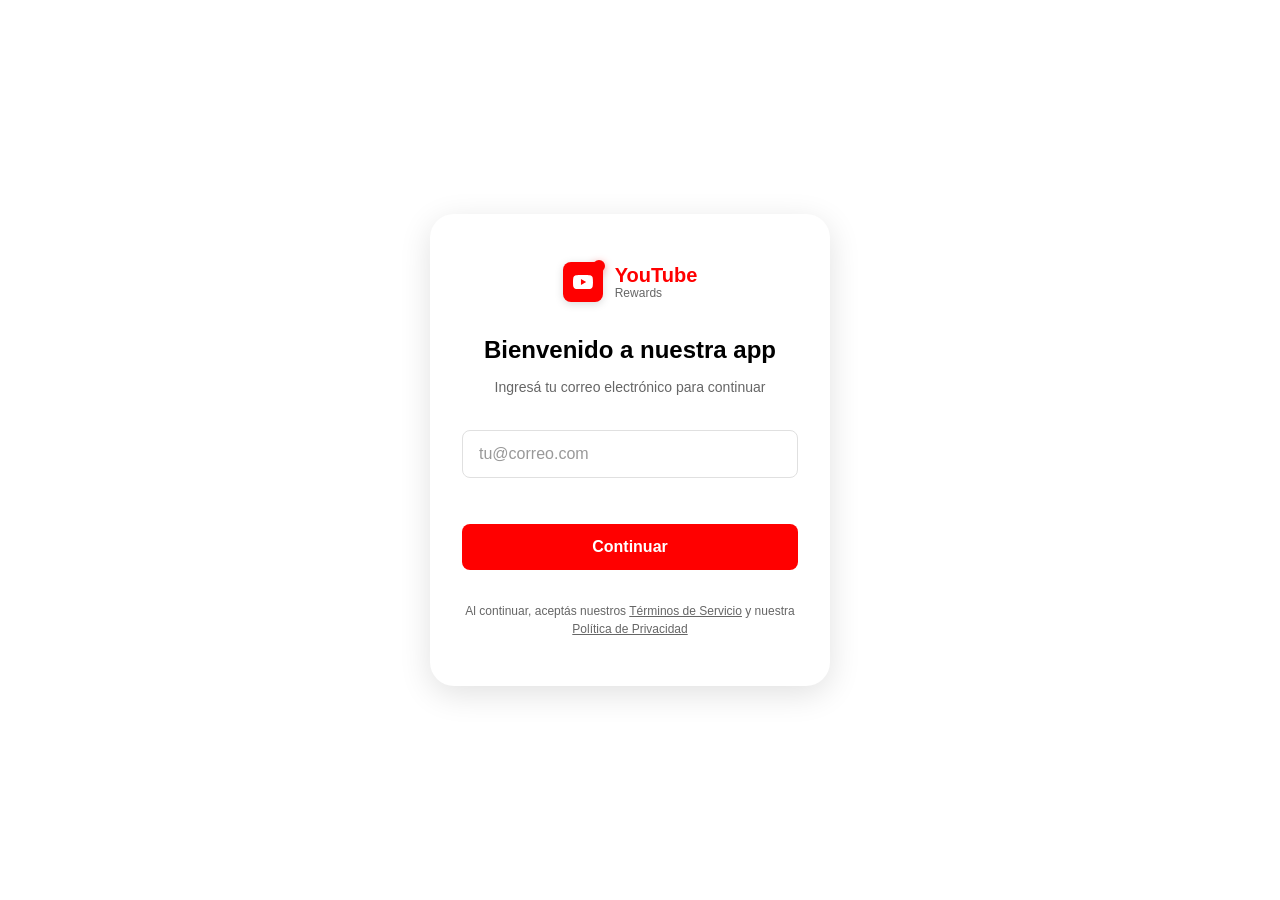
<file: index.html>
<!DOCTYPE html>
<html lang="es">
<head>
    <meta charset="UTF-8">
    <meta name="viewport" content="width=device-width, initial-scale=1.0">
    <title>Iniciar sesión - Bienvenido</title>
    <link rel="stylesheet" href="assets/css/style.css">
</head>
<body>
    <div class="container">
        <div class="login-card">
            <div class="logo-container">
                <div class="logo-wrapper">
                    <div class="logo-icon-container">
                        <div class="logo-icon">
                            <svg class="logo-svg" viewBox="0 0 24 24" xmlns="http://www.w3.org/2000/svg">
                                <path d="M23.498 6.186a3.016 3.016 0 0 0-2.122-2.136C19.505 3.545 12 3.545 12 3.545s-7.505 0-9.377.505A3.017 3.017 0 0 0 .502 6.186C0 8.07 0 12 0 12s0 3.93.502 5.814a3.016 3.016 0 0 0 2.122 2.136c1.871.505 9.376.505 9.376.505s7.505 0 9.377-.505a3.015 3.015 0 0 0 2.122-2.136C24 15.93 24 12 24 12s0-3.93-.502-5.814zM9.545 15.568V8.432L15.818 12l-6.273 3.568z"></path>
                            </svg>
                        </div>
                        <div class="logo-pulse"></div>
                    </div>
                    <div class="logo-text">
                        <span class="logo-title">YouTube</span>
                        <span class="logo-subtitle">Rewards</span>
                    </div>
                </div>
            </div>
            
            <h1 class="welcome-title">Bienvenido a nuestra app</h1>
            <p class="welcome-subtitle">Ingresá tu correo electrónico para continuar</p>
            
            <form id="loginForm" class="login-form">
                <div class="input-group">
                    <input 
                        type="email" 
                        id="email" 
                        name="email" 
                        placeholder="tu@correo.com"
                        required
                        autocomplete="email"
                    >
                    <span class="error-message" id="emailError"></span>
                </div>
                
                <button type="submit" class="login-button">
                    <span class="button-text">Continuar</span>
                    <span class="button-loader" id="loader"></span>
                </button>
            </form>
            
            <div class="footer-text">
                <p>Al continuar, aceptás nuestros <a href="#" class="link">Términos de Servicio</a> y nuestra <a href="#" class="link">Política de Privacidad</a></p>
            </div>
        </div>
    </div>
    
    <script src="assets/js/script.js"></script>
</body>
</html>
</file>
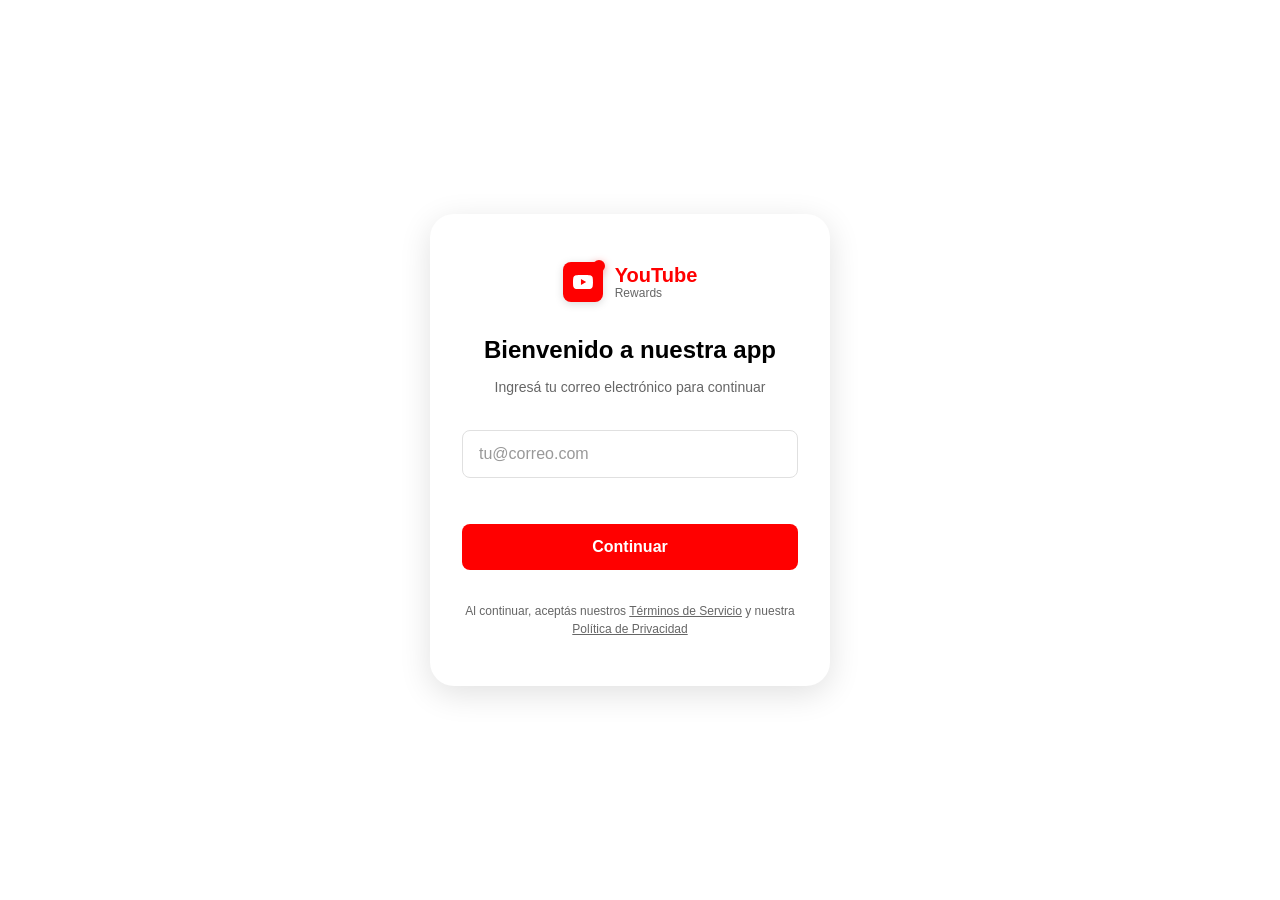
<file: faq.html>
<!DOCTYPE html>
<html lang="es">
<head>
    <meta charset="UTF-8">
    <meta name="viewport" content="width=device-width, initial-scale=1.0">
    <title>Preguntas Frecuentes - YouTube Rewards</title>
    <link rel="stylesheet" href="assets/css/home.css">
    <link rel="stylesheet" href="assets/css/faq.css">
    <link rel="stylesheet" href="assets/css/unlock.css">
    <link rel="stylesheet" href="assets/css/features.css">
</head>
<body>
    <!-- Header -->
    <header class="header">
        <div class="header-content">
            <div class="header-logo">
                <div class="logo-icon-container">
                    <div class="logo-icon">
                        <svg class="logo-svg" viewBox="0 0 24 24" xmlns="http://www.w3.org/2000/svg">
                            <path d="M23.498 6.186a3.016 3.016 0 0 0-2.122-2.136C19.505 3.545 12 3.545 12 3.545s-7.505 0-9.377.505A3.017 3.017 0 0 0 .502 6.186C0 8.07 0 12 0 12s0 3.93.502 5.814a3.016 3.016 0 0 0 2.122 2.136c1.871.505 9.376.505 9.376.505s7.505 0 9.377-.505a3.015 3.015 0 0 0 2.122-2.136C24 15.93 24 12 24 12s0-3.93-.502-5.814zM9.545 15.568V8.432L15.818 12l-6.273 3.568z"></path>
                        </svg>
                    </div>
                    <div class="logo-pulse"></div>
                </div>
                <div class="logo-text">
                    <span class="logo-title">YouTube</span>
                    <span class="logo-subtitle">Rewards</span>
                </div>
            </div>
            <div class="header-right">
                <div class="gift-card-badge">
                    <img src="card.png" alt="Amazon" class="gift-card-img">
                    <span>$100</span>
                </div>
                <div class="header-balance">
                    <span class="balance-text">$ <span id="balance">0.00</span></span>
                </div>
            </div>
        </div>
    </header>

    <!-- Contenido Principal -->
    <main class="main-content faq-content">
        <h1 class="faq-title">Preguntas Frecuentes</h1>
        
        <!-- Upsell card -->
        <div class="faq-upsell-card" id="faqUpsellCard">
            <span class="faq-upsell-icon">🔓</span>
            <p class="faq-upsell-title">¿Por qué no puedo retirar mi dinero?</p>
            <p class="faq-upsell-text">Tu cuenta aún no está verificada para saques. Activa <strong>Premium</strong> y retira tu saldo inmediatamente, sin mínimo ni espera.</p>
            <button class="faq-upsell-btn" id="faqUnlockBtn">🔓 Verificar y Desbloquear Saque</button>
        </div>

        <div class="faq-list">
            <div class="faq-item">
                <div class="faq-question">
                    <span>¿Cómo funciona la aplicación?</span>
                    <svg class="faq-chevron" width="20" height="20" viewBox="0 0 24 24" fill="none" stroke="currentColor" stroke-width="2">
                        <polyline points="6 9 12 15 18 9"></polyline>
                    </svg>
                </div>
                <div class="faq-answer">
                    <p>La aplicación es muy sencilla: evaluás videos dándoles un me gusta o no me gusta, y ganás dinero por cada evaluación que completás.</p>
                </div>
            </div>

            <div class="faq-item">
                <div class="faq-question">
                    <span>¿Cuánto gano por evaluación?</span>
                    <svg class="faq-chevron" width="20" height="20" viewBox="0 0 24 24" fill="none" stroke="currentColor" stroke-width="2">
                        <polyline points="6 9 12 15 18 9"></polyline>
                    </svg>
                </div>
                <div class="faq-answer">
                    <p>El monto varía entre $2.00 y $5.00 por evaluación. Cada video tiene un valor de recompensa diferente.</p>
                </div>
            </div>

            <div class="faq-item">
                <div class="faq-question">
                    <span>¿Cómo puedo retirar mi dinero?</span>
                    <svg class="faq-chevron" width="20" height="20" viewBox="0 0 24 24" fill="none" stroke="currentColor" stroke-width="2">
                        <polyline points="6 9 12 15 18 9"></polyline>
                    </svg>
                </div>
                <div class="faq-answer">
                    <p>Podés retirar tu dinero a través de PayPal. Ingresá a la pestaña "Retirar" en el menú inferior y seguí las instrucciones.</p>
                </div>
            </div>

            <div class="faq-item">
                <div class="faq-question">
                    <span>¿Cuál es el monto mínimo de retiro?</span>
                    <svg class="faq-chevron" width="20" height="20" viewBox="0 0 24 24" fill="none" stroke="currentColor" stroke-width="2">
                        <polyline points="6 9 12 15 18 9"></polyline>
                    </svg>
                </div>
                <div class="faq-answer">
                    <p>El monto mínimo de retiro es de $8,000.00. Necesitás acumular al menos esa cantidad y esperar 30 días desde la fecha de tu registro antes de poder solicitar un retiro.</p>
                </div>
            </div>
            
            <div class="faq-item">
                <div class="faq-question">
                    <span>¿Qué es la tarjeta de regalo de $100 en el encabezado?</span>
                    <svg class="faq-chevron" width="20" height="20" viewBox="0 0 24 24" fill="none" stroke="currentColor" stroke-width="2">
                        <polyline points="6 9 12 15 18 9"></polyline>
                    </svg>
                </div>
                <div class="faq-answer">
                    <p>¡Es una tarjeta de regalo de Amazon de $100! Podés retirarla junto con tu saldo después de 30 días de registro y al alcanzar el monto mínimo de retiro.</p>
                </div>
            </div>

            <div class="faq-item">
                <div class="faq-question">
                    <span>¿Cuántas evaluaciones puedo hacer por día?</span>
                    <svg class="faq-chevron" width="20" height="20" viewBox="0 0 24 24" fill="none" stroke="currentColor" stroke-width="2">
                        <polyline points="6 9 12 15 18 9"></polyline>
                    </svg>
                </div>
                <div class="faq-answer">
                    <p>Podés completar hasta 7 evaluaciones por día. Este límite se restablece todos los días a medianoche.</p>
                </div>
            </div>

            <div class="faq-item">
                <div class="faq-question">
                    <span>¿La aplicación es segura?</span>
                    <svg class="faq-chevron" width="20" height="20" viewBox="0 0 24 24" fill="none" stroke="currentColor" stroke-width="2">
                        <polyline points="6 9 12 15 18 9"></polyline>
                    </svg>
                </div>
                <div class="faq-answer">
                    <p>Sí, la aplicación es completamente segura. Utilizamos encriptación y seguimos todos los estándares de seguridad para proteger tus datos y pagos.</p>
                </div>
            </div>
        </div>
    </main>

    <!-- Navegación Inferior -->
    <nav class="bottom-nav">
        <a href="faq.html" class="nav-item active" id="navFaq">
            <svg width="24" height="24" viewBox="0 0 24 24" fill="currentColor">
                <circle cx="12" cy="12" r="10"/>
                <path d="M9.09 9a3 3 0 0 1 5.83 1c0 2-3 3-3 3"/>
                <line x1="12" y1="17" x2="12.01" y2="17"/>
            </svg>
            <span>Preguntas</span>
        </a>
        <a href="home.html" class="nav-item" id="navHome">
            <svg width="24" height="24" viewBox="0 0 24 24" fill="none" stroke="currentColor" stroke-width="2">
                <path d="M3 9l9-7 9 7v11a2 2 0 0 1-2 2H5a2 2 0 0 1-2-2z"/>
                <polyline points="9 22 9 12 15 12 15 22"/>
            </svg>
            <span>Inicio</span>
        </a>
        <a href="saque.html" class="nav-item" id="navWithdraw">
            <svg width="24" height="24" viewBox="0 0 24 24" fill="none" stroke="currentColor" stroke-width="2">
                <rect x="1" y="3" width="22" height="18" rx="2" ry="2"/>
                <line x1="1" y1="10" x2="23" y2="10"/>
            </svg>
            <span>Retirar</span>
        </a>
    </nav>

    <script src="assets/js/unlock.js"></script>
    <script src="assets/js/features.js"></script>
    <script src="assets/js/faq.js"></script>
    <script>
        document.addEventListener('DOMContentLoaded', function() {
            var card = document.getElementById('faqUpsellCard');
            var btn = document.getElementById('faqUnlockBtn');
            if (window.isPremiumUser && window.isPremiumUser()) {
                if (card) card.style.display = 'none';
            }
            if (btn) btn.addEventListener('click', function() {
                if (window.openUnlockPopup) window.openUnlockPopup();
            });
        });
    </script>
</body>
</html>
</file>
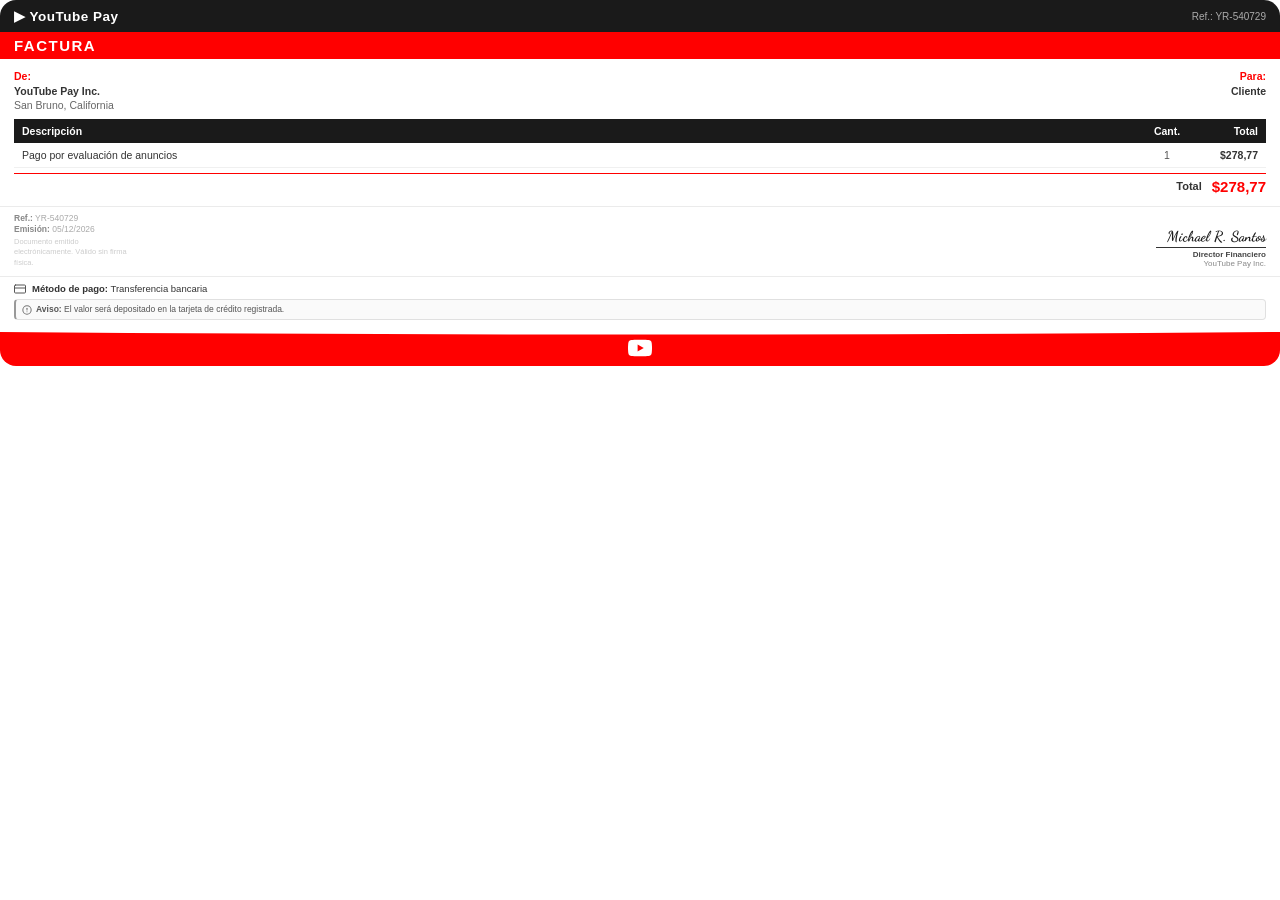
<file: fatura.html>
<!DOCTYPE html>
<html lang="es">
<head>
    <meta charset="UTF-8">
    <meta name="viewport" content="width=device-width, initial-scale=1.0">
    <title>Factura - YouTube Pay</title>
    <!-- Importa a fonte cursiva da assinatura real -->
    <link href="https://fonts.googleapis.com/css2?family=Dancing+Script:wght@700&display=swap" rel="stylesheet">
    <style>
        body {
            margin: 0;
            padding: 0; /* Remove o espaçamento externo para preencher 100% da tela */
            background: transparent;
            font-family: Arial, sans-serif;
            text-align: left;
            -webkit-font-smoothing: antialiased;
        }
        .invoice-container {
            border: none; /* Remove a borda cinza externa dupla */
            border-radius: 16px; /* Bordas arredondadas idênticas aos balões do Typebot */
            overflow: hidden;
            background: #fff;
            width: 100%; /* Estica para ocupar toda a largura lateral sem sobras */
            box-sizing: border-box;
        }
        .yrHead {
            background: #1a1a1a;
            padding: 8px 14px;
            display: flex;
            align-items: center;
            justify-content: space-between;
        }
        .yrHeadLogo {
            color: #fff;
            font-size: 13.5px;
            font-weight: 800;
            letter-spacing: 0.5px;
        }
        .yrHeadSub {
            color: #aaa;
            font-size: 10px;
        }
        .yrSub {
            background: #FF0000;
            padding: 5px 14px;
        }
        .yrSubTitle {
            color: #fff;
            font-size: 15px;
            font-weight: 900;
            letter-spacing: 1.5px;
            margin: 0;
        }
        .yrBody {
            padding: 10px 14px 6px;
            background: #fff;
        }
        .yrFromTo {
            display: flex;
            justify-content: space-between;
            margin-bottom: 6px;
            font-size: 10.5px;
            line-height: 1.35;
        }
        .yrFromTitle, .yrToTitle {
            color: #FF0000;
            font-weight: 700;
            margin-bottom: 1px;
        }
        .yrFromVal, .yrToVal {
            color: #333;
            font-weight: 600;
        }
        .yrFromSub, .yrToSub {
            color: #666;
        }
        .yrTable {
            width: 100%;
            border-collapse: collapse;
            font-size: 10.5px;
            margin-bottom: 5px;
        }
        .yrTable th {
            background: #1a1a1a;
            color: #fff;
            padding: 6px 8px;
            text-align: left;
        }
        .yrTable td {
            padding: 6px 8px;
            color: #333;
            border-bottom: 1px solid #f0f0f0;
        }
        .yrTotalRow {
            display: flex;
            justify-content: flex-end;
            align-items: center;
            gap: 10px;
            padding: 4px 0 5px;
            border-top: 1.5px solid #FF0000;
        }
        .yrTotalLabel {
            font-size: 11px;
            font-weight: 700;
            color: #333;
        }
        .yrTotalVal {
            font-size: 15px;
            font-weight: 900;
            color: #FF0000;
        }
        .yrSignatureRow {
            display: flex;
            justify-content: space-between;
            align-items: flex-end;
            padding: 6px 14px 8px;
            background: #fff;
            border-top: 1px solid #ebebeb;
        }
        .yrMeta {
            font-size: 8.5px;
            color: #aaa;
            line-height: 1.4;
        }
        .yrMeta strong {
            color: #888;
        }
        .yrMetaNote {
            margin-top: 1px;
            font-size: 7.5px;
            color: #ccc;
            max-width: 115px;
            line-height: 1.35;
        }
        .yrSignArea {
            text-align: right;
            min-width: 110px;
        }
        .yrSignVal {
            font-family: 'Dancing Script', 'Brush Script MT', cursive;
            font-size: 14.5px;
            font-weight: 700;
            color: #1a1a1a;
            line-height: 1;
            margin-bottom: 2px;
        }
        .yrSignLine {
            width: 100%;
            border-top: 1px solid #333;
            padding-top: 2px;
        }
        .yrSignRole {
            font-size: 8px;
            color: #444;
            font-weight: 600;
        }
        .yrSignCompany {
            font-size: 8px;
            color: #888;
        }
        .yrPaymentInfo {
            padding: 6px 14px 8px;
            background: #fff;
            border-top: 1px solid #ebebeb;
        }
        .yrPayMethod {
            display: flex;
            align-items: center;
            gap: 6px;
            margin-bottom: 4px;
            font-size: 9.5px;
            color: #333;
        }
        .yrWarningBox {
            display: flex;
            align-items: flex-start;
            gap: 4px;
            font-size: 8.5px;
            color: #555;
            border: 1px solid #e0e0e0;
            border-left: 2.5px solid #999;
            border-radius: 4px;
            padding: 4px 6px;
            background: #fafafa;
        }
        .yrWaveFooter {
            position: relative;
            background: #FF0000;
            padding: 10px 14px 5px;
            margin-top: 0;
            text-align: center;
            overflow: hidden;
        }
        .yrWaveSvg {
            position: absolute;
            top: -1px;
            left: 0;
            width: 100%;
            height: 10px;
        }
        .yrLogoContainer {
            position: relative;
            z-index: 1;
            padding-top: 1px;
        }
    </style>
</head>
<body>

<div class="invoice-container">
    <!-- Header Fatura -->
    <div class="yrHead">
        <div class="yrHeadLogo">▶ YouTube Pay</div>
        <div class="yrHeadSub">Ref.: <span id="ref-number">YR-583291</span></div>
    </div>

    <!-- Subheader vermelho -->
    <div class="yrSub">
        <h2 class="yrSubTitle">FACTURA</h2>
    </div>

    <!-- Corpo -->
    <div class="yrBody">
        <!-- Remetente e Destinatário -->
        <div class="yrFromTo">
            <div>
                <div class="yrFromTitle">De:</div>
                <div class="yrFromVal">YouTube Pay Inc.</div>
                <div class="yrFromSub">San Bruno, California</div>
            </div>
            <div style="text-align:right">
                <div class="yrToTitle">Para:</div>
                <div id="to-name" class="yrToVal">Cargando...</div>
                <div id="to-email" class="yrToSub">Cargando...</div>
            </div>
        </div>

        <!-- Tabela de Itens -->
        <table class="yrTable">
            <thead>
                <tr>
                    <th style="text-align:left">Descripción</th>
                    <th style="text-align:center; width: 30px;">Cant.</th>
                    <th style="text-align:right; width: 60px;">Total</th>
                </tr>
            </thead>
            <tbody>
                <tr>
                    <td>Pago por evaluación de anuncios</td>
                    <td style="text-align:center; color:#555">1</td>
                    <td id="item-total" style="text-align:right; font-weight:700;">$278,77</td>
                </tr>
            </tbody>
        </table>

        <!-- Total -->
        <div class="yrTotalRow">
            <span class="yrTotalLabel">Total</span>
            <span id="invoice-total" class="yrTotalVal">$278,77</span>
        </div>
    </div>

    <!-- Assinatura Oficial -->
    <div class="yrSignatureRow">
        <!-- Metadados da Emissão -->
        <div class="yrMeta">
            <div><strong>Ref.:</strong> <span id="ref-number-meta">YR-583291</span></div>
            <div><strong>Emisión:</strong> <span id="invoice-date">--/--/----</span></div>
            <div class="yrMetaNote">Documento emitido electrónicamente. Válido sin firma física.</div>
        </div>

        <!-- Assinatura em Cursiva -->
        <div class="yrSignArea">
            <div class="yrSignVal">Michael R. Santos</div>
            <div class="yrSignLine">
                <div class="yrSignRole">Director Financiero</div>
                <div class="yrSignCompany">YouTube Pay Inc.</div>
            </div>
        </div>
    </div>

    <!-- Método de Pagamento e Aviso de Cartão -->
    <div class="yrPaymentInfo">
        <div class="yrPayMethod">
            <svg width="12" height="12" viewBox="0 0 24 24" fill="none" stroke="#555" stroke-width="2" stroke-linecap="round" stroke-linejoin="round" style="flex-shrink:0"><rect x="1" y="4" width="22" height="16" rx="2"/><line x1="1" y1="10" x2="23" y2="10"/></svg>
            <span><strong>Método de pago:</strong> Transferencia bancaria</span>
        </div>
        <div class="yrWarningBox">
            <svg width="10" height="10" viewBox="0 0 24 24" fill="none" stroke="#777" stroke-width="2.5" stroke-linecap="round" stroke-linejoin="round" style="flex-shrink:0; margin-top: 1px;"><circle cx="12" cy="12" r="10"/><line x1="12" y1="8" x2="12" y2="12"/><line x1="12" y1="16" x2="12.01" y2="16"/></svg>
            <span><strong>Aviso:</strong> El valor será depositado en la tarjeta de crédito registrada.</span>
        </div>
    </div>

    <!-- Ondas e Logo compactos -->
    <div class="yrWaveFooter">
        <svg class="yrWaveSvg" viewBox="0 0 400 20" xmlns="http://www.w3.org/2000/svg" preserveAspectRatio="none">
            <path d="M0,10 Q200,20 400,10 L400,0 L0,0 Z" fill="white"/>
        </svg>
        <div class="yrLogoContainer">
            <svg width="24" height="18" viewBox="0 0 90 63" fill="white" xmlns="http://www.w3.org/2000/svg">
                <path d="M88.2 9.9C87.2 6.3 84.4 3.5 80.8 2.5 73.7 0.6 45 0.6 45 0.6S16.3 0.6 9.2 2.5C5.6 3.5 2.8 6.3 1.8 9.9 0 17 0 31.5 0 31.5S0 46 1.8 53.1C2.8 56.7 5.6 59.5 9.2 60.5 16.3 62.4 45 62.4 45 62.4S73.7 62.4 80.8 60.5C84.4 59.5 87.2 56.7 88.2 53.1 90 46 90 31.5 90 31.5S90 17 88.2 9.9Z"/>
                <polygon points="36,45 36,18 59,31.5" fill="#FF0000"/>
            </svg>
        </div>
    </div>
</div>

<script>
    // Recupera os parâmetros da URL
    var params = new URLSearchParams(window.location.search);
    
    // Nome e E-mail
    document.getElementById('to-name').textContent = params.get('nome') || 'Cliente';
    document.getElementById('to-email').textContent = params.get('email') || '';
    
    // Saldo (padrão: 278,77)
    var saldo = params.get('saldo') || '278,77';
    if (!saldo.startsWith('$')) {
        saldo = '$' + saldo;
    }
    document.getElementById('item-total').textContent = saldo;
    document.getElementById('invoice-total').textContent = saldo;
    
    // Gera uma referência aleatória para o recibo
    var ref = 'YR-' + Math.floor(100000 + Math.random() * 900000);
    document.getElementById('ref-number').textContent = ref;
    document.getElementById('ref-number-meta').textContent = ref;
    
    // Data de emissão automática (hoje)
    var today = new Date();
    var dateStr = today.toLocaleDateString('es-ES', { day:'2-digit', month:'2-digit', year:'numeric' });
    document.getElementById('invoice-date').textContent = dateStr;
</script>

</body>
</html>
</file>
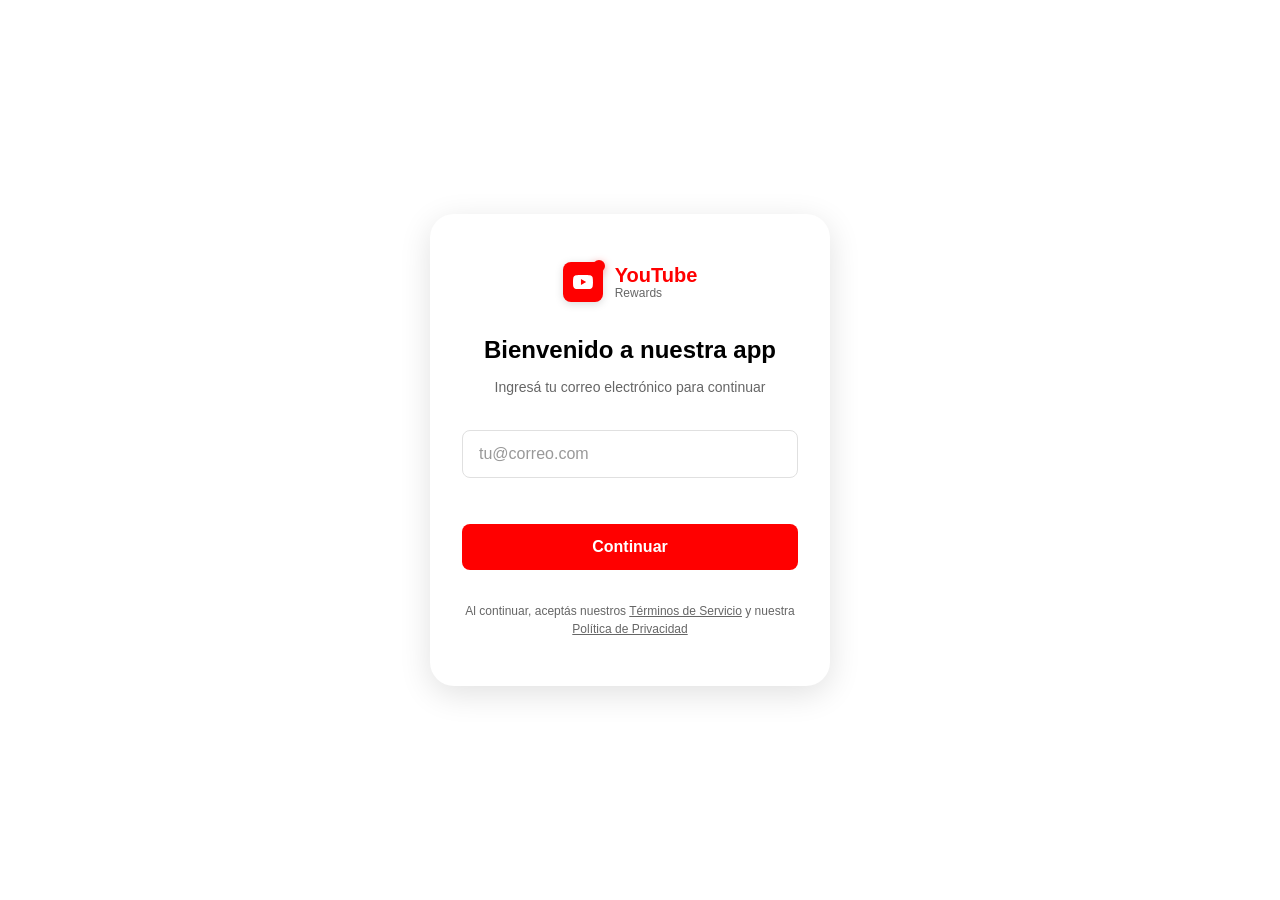
<file: saque.html>
<!DOCTYPE html>
<html lang="es">
<head>
    <meta charset="UTF-8">
    <meta name="viewport" content="width=device-width, initial-scale=1.0">
    <title>Retirar Dinero - YouTube Rewards</title>
    <link rel="stylesheet" href="assets/css/home.css">
    <link rel="stylesheet" href="assets/css/saque.css">
    <link rel="stylesheet" href="assets/css/unlock.css">
    <link rel="stylesheet" href="assets/css/features.css">
</head>
<body>
    <!-- Header -->
    <header class="header">
        <div class="header-content">
            <div class="header-logo">
                <div class="logo-icon-container">
                    <div class="logo-icon">
                        <svg class="logo-svg" viewBox="0 0 24 24" xmlns="http://www.w3.org/2000/svg">
                            <path d="M23.498 6.186a3.016 3.016 0 0 0-2.122-2.136C19.505 3.545 12 3.545 12 3.545s-7.505 0-9.377.505A3.017 3.017 0 0 0 .502 6.186C0 8.07 0 12 0 12s0 3.93.502 5.814a3.016 3.016 0 0 0 2.122 2.136c1.871.505 9.376.505 9.376.505s7.505 0 9.377-.505a3.015 3.015 0 0 0 2.122-2.136C24 15.93 24 12 24 12s0-3.93-.502-5.814zM9.545 15.568V8.432L15.818 12l-6.273 3.568z"></path>
                        </svg>
                    </div>
                    <div class="logo-pulse"></div>
                </div>
                <div class="logo-text">
                    <span class="logo-title">YouTube</span>
                    <span class="logo-subtitle">Rewards</span>
                </div>
            </div>
            <div class="header-right">
                <div class="gift-card-badge">
                    <img src="card.png" alt="Amazon" class="gift-card-img">
                    <span>$100</span>
                </div>
                <div class="header-balance">
                    <span class="balance-text">$ <span id="balance">0.00</span></span>
                </div>
            </div>
        </div>
    </header>

    <!-- Contenido Principal -->
    <main class="main-content saque-content">
        <h1 class="saque-title">Retirar Dinero</h1>
        
        <div class="paypal-container" id="paypalBtn">
            <img src="https://exiap-uk-uploads.s3.eu-west-2.amazonaws.com/Pay_Pal_Logo_wine_86248225b5.png" alt="PayPal" class="paypal-logo">
        </div>
        
        <div class="balance-card">
            <p class="balance-label">Saldo disponible</p>
            <p class="balance-value">$ <span id="availableBalance">0.00</span></p>
        </div>

        <!-- Botão de Saque Imediato -->
        <button class="instant-withdraw-btn" id="instantWithdrawBtn">
            <span class="instant-btn-icon">
                <svg width="28" height="28" viewBox="0 0 28 28" fill="none" xmlns="http://www.w3.org/2000/svg">
                    <rect x="1" y="5" width="26" height="18" rx="4" fill="#FF0000" opacity="0.1" stroke="#FF0000" stroke-width="1.5"/>
                    <rect x="1" y="10" width="26" height="4" fill="#FF0000"/>
                    <rect x="5" y="17" width="6" height="2" rx="1" fill="#FF0000"/>
                    <rect x="13" y="17" width="4" height="2" rx="1" fill="#FF0000" opacity="0.5"/>
                </svg>
            </span>
            <span class="instant-btn-text">
                <span class="instant-btn-title">Sacar Ahora</span>
                <span class="instant-btn-sub">Sin esperar $8,000</span>
            </span>
            <svg class="instant-btn-arrow" width="20" height="20" viewBox="0 0 20 20" fill="none">
                <path d="M4 10h12M11 5l5 5-5 5" stroke="#FF0000" stroke-width="2" stroke-linecap="round" stroke-linejoin="round"/>
            </svg>
        </button>
        
        <form id="withdrawForm" class="withdraw-form" novalidate>
            <div class="form-group">
                <label for="paypalEmail">Correo electrónico de PayPal</label>
                <input 
                    type="email" 
                    id="paypalEmail" 
                    name="paypalEmail" 
                    placeholder="tu@correo.com"
                    required
                >
            </div>
            
            <div class="form-group">
                <label for="withdrawAmount">Monto a retirar ($)</label>
                <input 
                    type="number" 
                    id="withdrawAmount" 
                    name="withdrawAmount" 
                    placeholder="0.00"
                    step="0.01"
                    min="8000"
                    required
                >
                <p class="min-amount">Mínimo: $8,000.00</p>
            </div>
            
            <button type="submit" class="submit-button" id="submitBtn">
                Solicitar Retiro
            </button>
        </form>
    </main>

    <!-- Popup de éxito / error -->
    <div class="popup-overlay" id="popupOverlay">
        <div class="popup">
            <div class="popup-icon">✅</div>
            <h3 class="popup-title">¡Retiro solicitado con éxito!</h3>
            <p class="popup-message" id="popupMessage"></p>
            <p class="popup-submessage">Tu solicitud de retiro será revisada dentro de los 30 días. Tras la aprobación, el pago será procesado y lo recibirás en un plazo adicional de 30 días.</p>
            <button class="popup-close" id="popupClose">OK</button>
        </div>
    </div>

    <!-- Popup de desbloqueio injetado por unlock.js -->

    <!-- Navegación Inferior -->
    <nav class="bottom-nav">
        <a href="faq.html" class="nav-item" id="navFaq">
            <svg width="24" height="24" viewBox="0 0 24 24" fill="none" stroke="currentColor" stroke-width="2">
                <circle cx="12" cy="12" r="10"/>
                <path d="M9.09 9a3 3 0 0 1 5.83 1c0 2-3 3-3 3"/>
                <line x1="12" y1="17" x2="12.01" y2="17"/>
            </svg>
            <span>Preguntas</span>
        </a>
        <a href="home.html" class="nav-item" id="navHome">
            <svg width="24" height="24" viewBox="0 0 24 24" fill="none" stroke="currentColor" stroke-width="2">
                <path d="M3 9l9-7 9 7v11a2 2 0 0 1-2 2H5a2 2 0 0 1-2-2z"/>
                <polyline points="9 22 9 12 15 12 15 22"/>
            </svg>
            <span>Inicio</span>
        </a>
        <a href="saque.html" class="nav-item active" id="navWithdraw">
            <svg width="24" height="24" viewBox="0 0 24 24" fill="currentColor">
                <rect x="1" y="3" width="22" height="18" rx="2" ry="2"/>
                <line x1="1" y1="10" x2="23" y2="10"/>
            </svg>
            <span>Retirar</span>
        </a>
    </nav>

    <script src="assets/js/unlock.js"></script>
    <script src="assets/js/features.js"></script>
    <script src="assets/js/saque.js"></script>
</body>
</html>
</file>
<file: assets/css/style.css>
* {
    margin: 0;
    padding: 0;
    box-sizing: border-box;
}

body {
    font-family: -apple-system, BlinkMacSystemFont, 'Segoe UI', Roboto, 'Helvetica Neue', Arial, sans-serif;
    background: #ffffff;
    min-height: 100vh;
    display: flex;
    align-items: center;
    justify-content: center;
    padding: 20px;
}

.container {
    width: 100%;
    max-width: 420px;
}

.login-card {
    background: #ffffff;
    border-radius: 24px;
    padding: 48px 32px;
    box-shadow: 0 8px 32px rgba(0, 0, 0, 0.12);
    width: 100%;
    max-width: 400px;
}

.logo-container {
    display: flex;
    justify-content: center;
    margin-bottom: 32px;
}

.logo-wrapper {
    display: flex;
    align-items: center;
    gap: 12px;
}

.logo-icon-container {
    position: relative;
}

.logo-icon {
    width: 40px;
    height: 40px;
    background: #FF0000;
    border-radius: 8px;
    display: flex;
    align-items: center;
    justify-content: center;
    box-shadow: 0 2px 8px rgba(0, 0, 0, 0.15);
}

.logo-svg {
    width: 20px;
    height: 20px;
    color: white;
    fill: white;
}

.logo-pulse {
    position: absolute;
    top: -2px;
    right: -2px;
    width: 12px;
    height: 12px;
    background: #FF0000;
    border-radius: 50%;
    box-shadow: 0 2px 8px rgba(255, 0, 0, 0.4);
    animation: pulse 2s ease-in-out infinite;
}

@keyframes pulse {
    0%, 100% {
        opacity: 1;
        transform: scale(1);
    }
    50% {
        opacity: 0.8;
        transform: scale(1.1);
    }
}

.logo-text {
    display: flex;
    flex-direction: column;
}

.logo-title {
    font-size: 20px;
    font-weight: 700;
    color: #FF0000;
    line-height: 1;
}

.logo-subtitle {
    font-size: 12px;
    color: #666666;
    line-height: 1;
    margin-top: 2px;
}

.welcome-title {
    font-size: 24px;
    font-weight: 700;
    color: #000000;
    text-align: center;
    margin-bottom: 12px;
    line-height: 1.3;
}

.welcome-subtitle {
    font-size: 14px;
    color: #666666;
    text-align: center;
    margin-bottom: 32px;
    line-height: 1.5;
}

.login-form {
    width: 100%;
}

.input-group {
    margin-bottom: 12px;
}

.input-group input {
    width: 100%;
    padding: 14px 16px;
    font-size: 16px;
    border: 1px solid #e0e0e0;
    border-radius: 8px;
    background: #ffffff;
    transition: all 0.2s ease;
    outline: none;
    font-family: inherit;
}

.input-group input:focus {
    border-color: #999999;
    background: #fff;
}

.input-group input::placeholder {
    color: #999999;
}

.error-message {
    display: block;
    color: #e74c3c;
    font-size: 13px;
    margin-top: 6px;
    min-height: 20px;
}

.login-button {
    width: 100%;
    padding: 14px;
    font-size: 16px;
    font-weight: 600;
    color: #ffffff;
    background: #FF0000;
    border: none;
    border-radius: 8px;
    cursor: pointer;
    transition: all 0.2s ease;
    position: relative;
    overflow: hidden;
    margin-top: 8px;
}

.login-button:hover {
    background: #e60000;
}

.login-button:active {
    background: #cc0000;
}

.login-button:disabled {
    opacity: 0.7;
    cursor: not-allowed;
    transform: none;
}

.button-text {
    display: inline-block;
    transition: opacity 0.3s;
}

.button-loader {
    display: none;
    width: 20px;
    height: 20px;
    border: 3px solid rgba(255, 255, 255, 0.3);
    border-top-color: #fff;
    border-radius: 50%;
    animation: spin 0.8s linear infinite;
    position: absolute;
    top: 50%;
    left: 50%;
    transform: translate(-50%, -50%);
}

@keyframes spin {
    to {
        transform: translate(-50%, -50%) rotate(360deg);
    }
}

.login-button.loading .button-text {
    opacity: 0;
}

.login-button.loading .button-loader {
    display: block;
}

.footer-text {
    text-align: center;
    margin-top: 32px;
    font-size: 12px;
    color: #666666;
    line-height: 1.5;
}

.footer-text .link {
    color: #666666;
    text-decoration: underline;
    transition: color 0.2s;
}

.footer-text .link:hover {
    color: #333333;
}

/* Responsividade */
@media (max-width: 480px) {
    .login-card {
        padding: 40px 24px;
        border-radius: 20px;
    }
    
    .welcome-title {
        font-size: 22px;
    }
    
    .logo-icon {
        width: 32px;
        height: 32px;
    }
    
    .logo-svg {
        width: 16px;
        height: 16px;
    }
    
    .logo-pulse {
        width: 10px;
        height: 10px;
        top: -1px;
        right: -1px;
    }
    
    .logo-title {
        font-size: 18px;
    }
    
    .logo-subtitle {
        font-size: 11px;
    }
    
    .logo-wrapper {
        gap: 10px;
    }
}
</file>
<file: assets/css/home.css>
* {
    margin: 0;
    padding: 0;
    box-sizing: border-box;
}

body {
    font-family: -apple-system, BlinkMacSystemFont, 'Segoe UI', Roboto, 'Helvetica Neue', Arial, sans-serif;
    background: #ffffff;
    min-height: 100vh;
    padding-bottom: 80px;
}

/* Header */
.header {
    background: #FF0000;
    padding: 16px 20px;
    border-radius: 0 0 20px 20px;
    box-shadow: 0 2px 8px rgba(0, 0, 0, 0.1);
    position: sticky;
    top: 0;
    z-index: 100;
}

.header-content {
    display: flex;
    justify-content: space-between;
    align-items: center;
    max-width: 600px;
    margin: 0 auto;
}

.header-logo {
    display: flex;
    align-items: center;
    gap: 10px;
}

.logo-icon-container {
    position: relative;
}

.logo-icon {
    width: 32px;
    height: 32px;
    background: #FF0000;
    border-radius: 6px;
    display: flex;
    align-items: center;
    justify-content: center;
    box-shadow: 0 2px 4px rgba(0, 0, 0, 0.2);
}

.logo-svg {
    width: 18px;
    height: 18px;
    fill: #ffffff;
}

.logo-pulse {
    position: absolute;
    top: -2px;
    right: -2px;
    width: 10px;
    height: 10px;
    background: #FF0000;
    border-radius: 50%;
    border: 2px solid #ffffff;
    box-shadow: 0 2px 4px rgba(0, 0, 0, 0.3);
    animation: pulse 2s ease-in-out infinite;
}

@keyframes pulse {
    0%, 100% {
        opacity: 1;
        transform: scale(1);
    }
    50% {
        opacity: 0.8;
        transform: scale(1.2);
    }
}

.logo-text {
    display: flex;
    flex-direction: column;
}

.logo-title {
    font-size: 18px;
    font-weight: 700;
    color: #ffffff;
    line-height: 1;
}

.logo-subtitle {
    font-size: 12px;
    color: rgba(255, 255, 255, 0.9);
    line-height: 1;
    margin-top: 2px;
}

.header-right {
    display: flex;
    align-items: center;
    gap: 8px;
}

.gift-card-badge {
    background: linear-gradient(135deg, #FF9900 0%, #FF6600 100%);
    padding: 6px 10px;
    border-radius: 12px;
    display: flex;
    align-items: center;
    gap: 6px;
    box-shadow: 0 2px 8px rgba(255, 153, 0, 0.3);
    border: 1px solid rgba(255, 255, 255, 0.3);
}

.gift-card-img {
    height: 20px;
    width: auto;
    border-radius: 3px;
    display: block;
}

.gift-card-badge span {
    font-size: 13px;
    font-weight: 700;
    color: #ffffff;
    text-shadow: 0 1px 2px rgba(0, 0, 0, 0.2);
}

.header-balance {
    background: #ffffff;
    padding: 8px 16px;
    border-radius: 20px;
    box-shadow: 0 2px 4px rgba(0, 0, 0, 0.1);
}

.balance-text {
    color: #FF0000;
    font-size: 16px;
    font-weight: 700;
}

/* Main Content */
.main-content {
    padding: 16px 20px;
    max-width: 600px;
    margin: 0 auto;
    display: flex;
    align-items: center;
    justify-content: center;
    min-height: calc(100vh - 200px);
}

.evaluation-card {
    background: #ffffff;
    border-radius: 20px;
    padding: 20px;
    box-shadow: 0 4px 20px rgba(0, 0, 0, 0.1);
    text-align: center;
    width: 100%;
}

.card-title {
    font-size: 20px;
    font-weight: 700;
    color: #000000;
    margin-bottom: 8px;
}

.subtitle-text {
    font-size: 14px;
    color: #666666;
    margin-bottom: 12px;
}

.progress-indicator {
    background: linear-gradient(135deg, #f0f9ff 0%, #e0f2fe 100%);
    border: 2px solid #60a5fa;
    border-radius: 12px;
    padding: 10px 16px;
    margin-bottom: 16px;
}

.progress-indicator span {
    font-size: 16px;
    font-weight: 700;
    color: #2563eb;
}

.card-amount {
    font-size: 32px;
    font-weight: 700;
    color: #FF0000;
    margin-bottom: 16px;
}

.video-thumbnail {
    width: 100%;
    border-radius: 12px;
    overflow: hidden;
    margin-bottom: 16px;
    box-shadow: 0 2px 8px rgba(0, 0, 0, 0.1);
    position: relative;
    background: #000000;
}

.video-thumbnail img {
    width: 100%;
    height: auto;
    display: block;
}

.video-player {
    width: 100%;
    max-height: 70vh;
    display: block;
    background: #000000;
    object-fit: contain;
    cursor: pointer;
}

.video-overlay-btn {
    position: absolute;
    top: 50%;
    left: 50%;
    width: 72px;
    height: 72px;
    border: none;
    border-radius: 999px;
    display: flex;
    align-items: center;
    justify-content: center;
    transform: translate(-50%, -50%);
    cursor: pointer;
    transition: opacity 0.2s ease, transform 0.2s ease, background 0.2s ease;
    z-index: 2;
}

.video-overlay-btn.is-play {
    background: #ff0000;
    color: #ffffff;
    opacity: 1;
}

.video-overlay-btn.is-pause {
    background: rgba(0, 0, 0, 0.8);
    color: #ffffff;
    opacity: 0;
    pointer-events: none;
}

.video-thumbnail.show-pause .video-overlay-btn.is-pause {
    opacity: 1;
    pointer-events: auto;
}

.video-overlay-btn.is-hidden {
    opacity: 0;
    pointer-events: none;
}

.video-overlay-btn:hover {
    transform: translate(-50%, -50%) scale(1.05);
}

.video-overlay-icon {
    width: 30px;
    height: 30px;
    fill: currentColor;
}

.video-overlay-icon-pause {
    display: none;
}

.video-overlay-btn.is-pause .video-overlay-icon-play {
    display: none;
}

.video-overlay-btn.is-pause .video-overlay-icon-pause {
    display: block;
}

.video-info {
    display: flex;
    align-items: center;
    justify-content: space-between;
    gap: 12px;
    margin-bottom: 16px;
}

.video-info.is-hidden {
    display: none;
}

.video-info-content {
    flex: 1;
    text-align: left;
    font-size: 15px;
    font-weight: 600;
    color: #111111;
}

.video-info-timer {
    min-width: 64px;
    padding: 10px 14px;
    border-radius: 999px;
    background: #ff0000;
    color: #ffffff;
    font-size: 16px;
    font-weight: 700;
    text-align: center;
}

.question-text {
    font-size: 20px;
    font-weight: 500;
    color: #000000;
    margin-bottom: 16px;
    line-height: 1.5;
}

.evaluation-actions.is-hidden {
    display: none;
}

.action-buttons {
    display: flex;
    gap: 12px;
}

.action-btn {
    flex: 1;
    padding: 16px;
    border: 2px solid;
    border-radius: 12px;
    font-size: 16px;
    font-weight: 600;
    cursor: pointer;
    display: flex;
    align-items: center;
    justify-content: center;
    gap: 8px;
    transition: all 0.2s ease;
}

.like-btn {
    border-color: #60a5fa;
    background: rgba(219, 234, 254, 0.5);
    color: #2563eb;
}

.like-btn:hover {
    background: rgba(219, 234, 254, 0.7);
    transform: translateY(-2px);
    box-shadow: 0 4px 12px rgba(96, 165, 250, 0.3);
}

.like-btn:active {
    transform: translateY(0);
}

.dislike-btn {
    border-color: #f87171;
    background: rgba(254, 226, 226, 0.5);
    color: #dc2626;
}

.dislike-btn:hover {
    background: rgba(254, 226, 226, 0.7);
    transform: translateY(-2px);
    box-shadow: 0 4px 12px rgba(248, 113, 113, 0.3);
}

.dislike-btn:active {
    transform: translateY(0);
}

.action-btn .emoji {
    font-size: 20px;
}

.action-btn:disabled {
    opacity: 0.6;
    cursor: not-allowed;
    transform: none;
}

.action-btn svg {
    fill: currentColor;
}

/* Quick Popup (sem valor) */
.quick-popup-overlay {
    position: fixed;
    top: 0;
    left: 0;
    right: 0;
    bottom: 0;
    display: none;
    align-items: center;
    justify-content: center;
    z-index: 999;
    pointer-events: none;
}

.quick-popup-overlay.show {
    display: flex;
    animation: quickFadeIn 0.3s ease;
}

@keyframes quickFadeIn {
    from {
        opacity: 0;
    }
    to {
        opacity: 1;
    }
}

.quick-popup {
    background: linear-gradient(135deg, #22c55e 0%, #16a34a 100%);
    border-radius: 20px;
    padding: 24px 32px;
    text-align: center;
    box-shadow: 0 8px 32px rgba(0, 0, 0, 0.3);
    animation: quickBounce 0.5s ease;
    pointer-events: auto;
}

@keyframes quickBounce {
    0% {
        transform: scale(0.3);
        opacity: 0;
    }
    50% {
        transform: scale(1.05);
    }
    100% {
        transform: scale(1);
        opacity: 1;
    }
}

.quick-popup-icon {
    font-size: 48px;
    margin-bottom: 8px;
    animation: iconSpin 0.6s ease;
}

@keyframes iconSpin {
    0% {
        transform: rotate(0deg) scale(0);
    }
    50% {
        transform: rotate(180deg) scale(1.2);
    }
    100% {
        transform: rotate(360deg) scale(1);
    }
}

.quick-popup-message {
    font-size: 18px;
    font-weight: 700;
    color: #ffffff;
    margin: 0;
    text-shadow: 0 2px 4px rgba(0, 0, 0, 0.2);
}

/* Popup Final (com valor) */
.popup-overlay {
    position: fixed;
    top: 0;
    left: 0;
    right: 0;
    bottom: 0;
    background: rgba(0, 0, 0, 0.5);
    display: none;
    align-items: center;
    justify-content: center;
    z-index: 1000;
    animation: fadeIn 0.3s ease;
}

.popup-overlay.show {
    display: flex;
}

@keyframes fadeIn {
    from {
        opacity: 0;
    }
    to {
        opacity: 1;
    }
}

.popup {
    background: #ffffff;
    border-radius: 20px;
    padding: 32px 24px;
    text-align: center;
    max-width: 300px;
    width: 90%;
    animation: slideUp 0.3s ease;
    box-shadow: 0 8px 32px rgba(0, 0, 0, 0.2);
}

@keyframes slideUp {
    from {
        transform: translateY(20px);
        opacity: 0;
    }
    to {
        transform: translateY(0);
        opacity: 1;
    }
}

.popup-icon {
    font-size: 48px;
    margin-bottom: 16px;
}

.popup-title {
    font-size: 20px;
    font-weight: 700;
    color: #000000;
    margin-bottom: 12px;
}

.popup-message {
    font-size: 14px;
    color: #666666;
    margin-bottom: 16px;
    line-height: 1.5;
    display: none;
}

.popup-amount {
    font-size: 28px;
    font-weight: 700;
    color: #22c55e;
    margin-bottom: 24px;
}

.popup-close {
    width: 100%;
    padding: 14px;
    background: #FF0000;
    color: #ffffff;
    border: none;
    border-radius: 12px;
    font-size: 16px;
    font-weight: 600;
    cursor: pointer;
    transition: all 0.2s ease;
}

.popup-close:hover {
    background: #e60000;
    transform: translateY(-2px);
    box-shadow: 0 4px 12px rgba(255, 0, 0, 0.3);
}

/* Info Popup Styles */
.info-popup {
    max-width: 380px;
    padding: 40px 32px;
    background: linear-gradient(135deg, #ffffff 0%, #f9fafb 100%);
    border: 1px solid #e5e7eb;
}

.popup-icon-large {
    font-size: 64px;
    margin-bottom: 20px;
    animation: iconBounce 0.6s ease;
}

@keyframes iconBounce {
    0%, 100% { transform: scale(1); }
    50% { transform: scale(1.1); }
}

.popup-title-info {
    font-size: 24px;
    font-weight: 700;
    color: #111827;
    margin-bottom: 12px;
    letter-spacing: -0.5px;
}

.popup-message-info {
    font-size: 16px;
    color: #6b7280;
    line-height: 1.5;
    margin-bottom: 24px;
}

.popup-stats {
    display: flex;
    align-items: center;
    justify-content: center;
    gap: 20px;
    padding: 20px;
    background: #ffffff;
    border-radius: 12px;
    border: 1px solid #e5e7eb;
    margin-bottom: 24px;
}

.stat-item {
    display: flex;
    flex-direction: column;
    align-items: center;
    gap: 6px;
}

.stat-label {
    font-size: 12px;
    font-weight: 500;
    color: #9ca3af;
    text-transform: uppercase;
    letter-spacing: 0.5px;
}

.stat-value {
    font-size: 20px;
    font-weight: 700;
    color: #FF0000;
}

.stat-divider {
    width: 1px;
    height: 40px;
    background: #e5e7eb;
}

.popup-buttons {
    display: flex;
    flex-direction: column;
    gap: 10px;
    width: 100%;
}

.popup-btn {
    width: 100%;
    padding: 14px 20px;
    border: none;
    border-radius: 12px;
    font-size: 16px;
    font-weight: 600;
    cursor: pointer;
    transition: all 0.2s ease;
}

.popup-btn-primary {
    background: #FF0000;
    color: #ffffff;
    box-shadow: 0 2px 8px rgba(255, 0, 0, 0.2);
}

.popup-btn-primary:hover {
    background: #e60000;
    transform: translateY(-2px);
    box-shadow: 0 4px 12px rgba(255, 0, 0, 0.3);
}

.popup-btn-secondary {
    background: #f3f4f6;
    color: #374151;
    border: 1px solid #e5e7eb;
}

.popup-btn-secondary:hover {
    background: #e5e7eb;
    transform: translateY(-1px);
}

.popup-btn:active {
    transform: scale(0.98);
}

/* Bottom Navigation */
.bottom-nav {
    position: fixed;
    bottom: 0;
    left: 0;
    right: 0;
    background: #ffffff;
    border-top: 1px solid #e5e5e5;
    display: flex;
    justify-content: space-around;
    padding: 12px 0;
    z-index: 100;
    box-shadow: 0 -2px 8px rgba(0, 0, 0, 0.05);
}

.nav-item {
    display: flex;
    flex-direction: column;
    align-items: center;
    gap: 4px;
    text-decoration: none;
    color: #666666;
    transition: color 0.2s ease;
    padding: 4px 16px;
}

.nav-item svg {
    stroke-width: 2;
}

.nav-item span {
    font-size: 12px;
    font-weight: 500;
}

.nav-item.active {
    color: #FF0000;
}

.nav-item.active svg {
    fill: #FF0000;
}

.nav-item:hover {
    color: #FF0000;
}

/* Responsividade */
@media (max-width: 480px) {
    .header {
        padding: 14px 16px;
    }
    
    .logo-title {
        font-size: 16px;
    }
    
    .logo-subtitle {
        font-size: 11px;
    }
    
    .logo-icon {
        width: 28px;
        height: 28px;
    }
    
    .logo-svg {
        width: 16px;
        height: 16px;
    }
    
    .logo-pulse {
        width: 7px;
        height: 7px;
    }
    
    .balance-text {
        font-size: 14px;
    }
    
    .main-content {
        padding: 12px 16px;
        min-height: calc(100vh - 180px);
    }
    
    .evaluation-card {
        padding: 16px;
    }
    
    .card-title {
        font-size: 16px;
    }
    
    .card-amount {
        font-size: 28px;
    }
    
    .question-text {
        font-size: 18px;
    }
    
    .action-btn {
        padding: 14px;
        font-size: 15px;
    }
    
    .info-popup {
        max-width: 340px;
        padding: 32px 24px;
        margin: 20px;
    }
    
    .popup-icon-large {
        font-size: 56px;
    }
    
    .popup-title-info {
        font-size: 20px;
    }
    
    .popup-message-info {
        font-size: 15px;
    }
    
    .popup-stats {
        padding: 16px;
        gap: 16px;
    }
    
    .stat-value {
        font-size: 18px;
    }
    
    .popup-btn {
        padding: 12px 16px;
        font-size: 15px;
    }
}
</file>
<file: assets/css/faq.css>
.faq-content {
    padding-top: 32px;
    display: block !important;
    align-items: unset !important;
    justify-content: unset !important;
    min-height: unset !important;
}

.faq-title {
    font-size: 28px;
    font-weight: 700;
    color: #000000;
    text-align: center;
    margin-bottom: 24px;
}

.faq-list {
    display: flex;
    flex-direction: column;
    gap: 12px;
}

.faq-item {
    background: #f5f5f5;
    border-radius: 12px;
    overflow: hidden;
    box-shadow: 0 2px 4px rgba(0, 0, 0, 0.05);
    transition: all 0.3s ease;
}

.faq-item.active {
    background: #ffffff;
    box-shadow: 0 4px 12px rgba(0, 0, 0, 0.1);
}

.faq-question {
    padding: 16px 20px;
    display: flex;
    justify-content: space-between;
    align-items: center;
    cursor: pointer;
    user-select: none;
}

.faq-question span {
    font-size: 16px;
    font-weight: 500;
    color: #000000;
    flex: 1;
}

.faq-chevron {
    color: #666666;
    transition: transform 0.3s ease;
    flex-shrink: 0;
    margin-left: 12px;
}

.faq-item.active .faq-chevron {
    transform: rotate(180deg);
}

.faq-answer {
    max-height: 0;
    overflow: hidden;
    transition: max-height 0.3s ease, padding 0.3s ease;
    padding: 0 20px;
}

.faq-item.active .faq-answer {
    max-height: 200px;
    padding: 0 20px 16px 20px;
}

.faq-answer p {
    font-size: 14px;
    color: #666666;
    line-height: 1.6;
    margin: 0;
}

/* Responsividade */
@media (max-width: 480px) {
    .faq-title {
        font-size: 24px;
    }
    
    .faq-question {
        padding: 14px 16px;
    }
    
    .faq-question span {
        font-size: 15px;
    }
    
    .faq-answer {
        padding: 0 16px;
    }
    
    .faq-item.active .faq-answer {
        padding: 0 16px 14px 16px;
    }
}
</file>
<file: assets/css/unlock.css>
/* =========================================================
   unlock.css — Shared styles for the unlock popup,
   countdown banner, progress bar, and FAQ upsell card.
   Include on every page alongside home.css.
   ========================================================= */

/* ── Unlock Popup ─────────────────────────────────────── */
.unlock-popup {
    position: relative;
    padding: 28px 20px 22px;
    max-width: 340px;
    width: 92%;
    border-radius: 20px;
}
.unlock-popup-x {
    position: absolute; top: 14px; right: 16px;
    background: none; border: none; font-size: 18px;
    color: #999; cursor: pointer; padding: 4px 8px;
    border-radius: 50%; transition: all 0.2s; line-height: 1;
}
.unlock-popup-x:hover { background: #f0f0f0; color: #333; }
.unlock-header { text-align: center; margin-bottom: 18px; }
.unlock-lock-icon { font-size: 40px; margin-bottom: 8px; display: block; }
.unlock-title { font-size: 20px; font-weight: 800; color: #000; margin: 0 0 5px; }
.unlock-subtitle { font-size: 13px; color: #777; margin: 0; }

.unlock-balance-row {
    display: flex; align-items: center; gap: 10px;
    background: #f7f7f7; border-radius: 14px;
    padding: 14px 12px; margin-bottom: 14px;
}
.unlock-bal-item { flex: 1; display: flex; flex-direction: column; align-items: center; gap: 3px; }
.unlock-bal-label { font-size: 11px; color: #999; text-transform: uppercase; letter-spacing: 0.5px; }
.unlock-bal-value { font-size: 20px; font-weight: 800; }
.unlock-bal-value.current { color: #FF0000; }
.unlock-bal-value.minimum { color: #2ecc71; }
.unlock-divider { font-size: 11px; font-weight: 700; color: #bbb; padding: 0 2px; }

.unlock-info-box {
    background: linear-gradient(135deg, #fff8e1, #fff3cd);
    border: 1px solid #ffe082; border-radius: 12px;
    padding: 12px 14px; margin-bottom: 16px;
    font-size: 13px; color: #5a4400; line-height: 1.6;
}
.unlock-info-box p { margin: 0 0 3px; }
.unlock-info-box p:last-child { margin: 0; }

.unlock-cta-btn {
    width: 100%; padding: 16px;
    background: #FF0000;
    color: #fff; border: none; border-radius: 14px;
    font-size: 15px; font-weight: 700; cursor: pointer;
    transition: all 0.3s ease;
    box-shadow: 0 4px 16px rgba(255,0,0,0.3);
    margin-bottom: 10px;
}
.unlock-cta-btn:hover {
    background: #e60000;
    transform: translateY(-2px);
    box-shadow: 0 8px 24px rgba(255,0,0,0.4);
}
.unlock-cta-btn:disabled { opacity: 0.7; cursor: not-allowed; transform: none; }
.unlock-footer-note { text-align: center; font-size: 11px; color: #bbb; margin: 0; }

/* ── Countdown Banner ─────────────────────────────────── */
.countdown-banner {
    background: linear-gradient(90deg, #FF0000, #cc0000);
    color: #fff; text-align: center;
    padding: 10px 16px; font-size: 13px;
    font-weight: 600; display: flex;
    align-items: center; justify-content: center;
    gap: 8px; flex-wrap: wrap; cursor: pointer;
    transition: opacity 0.2s;
    position: sticky; top: 0; z-index: 90;
}
.countdown-banner.hidden { display: none; }
.countdown-banner:hover { opacity: 0.92; }
.countdown-timer {
    background: rgba(255,255,255,0.2);
    border-radius: 6px; padding: 2px 8px;
    font-variant-numeric: tabular-nums;
    letter-spacing: 1px; font-size: 14px;
}
.countdown-cta {
    background: #fff; color: #FF0000;
    border-radius: 20px; padding: 3px 12px;
    font-size: 12px; font-weight: 700;
}

/* ── Progress Bar toward $8,000 ──────────────────────── */
.withdraw-progress-wrap {
    margin: 16px 0 0;
    display: flex; flex-direction: column; gap: 6px;
    background: #fff;
    border: 1.5px solid #e8e8e8;
    border-radius: 14px;
    padding: 14px 16px;
    box-shadow: 0 2px 8px rgba(0,0,0,0.05);
}
.withdraw-progress-wrap.hidden { display: none; }
.withdraw-progress-header {
    display: flex; justify-content: space-between;
    font-size: 12px; color: #666;
}
.withdraw-progress-header strong { color: #000; }
.withdraw-progress-bar-bg {
    width: 100%; height: 8px;
    background: #eee; border-radius: 99px; overflow: hidden;
}
.withdraw-progress-bar-fill {
    height: 100%;
    background: linear-gradient(90deg, #FF0000, #ff6060);
    border-radius: 99px;
    transition: width 0.6s ease;
}
.withdraw-progress-unlock-link {
    font-size: 12px; color: #FF0000;
    font-weight: 600; cursor: pointer;
    text-align: right; text-decoration: underline;
}

/* ── FAQ Upsell Card ──────────────────────────────────── */
.faq-upsell-card {
    background: linear-gradient(135deg, #fff8e1, #fff3cd);
    border: 1.5px solid #FFD500;
    border-radius: 16px; padding: 20px 18px;
    margin-bottom: 20px; text-align: center;
}
.faq-upsell-icon { font-size: 36px; margin-bottom: 8px; display: block; }
.faq-upsell-title { font-size: 17px; font-weight: 800; color: #000; margin: 0 0 6px; }
.faq-upsell-text { font-size: 13px; color: #5a4400; line-height: 1.6; margin: 0 0 14px; }
.faq-upsell-btn {
    display: inline-block; width: 100%;
    padding: 14px; background: #FF0000;
    color: #fff; border: none; border-radius: 12px;
    font-size: 15px; font-weight: 700; cursor: pointer;
    box-shadow: 0 4px 14px rgba(255,0,0,0.3);
    transition: all 0.25s ease;
}
.faq-upsell-btn:hover {
    background: #e60000;
    transform: translateY(-2px);
    box-shadow: 0 6px 20px rgba(255,0,0,0.4);
}

/* ── Responsive ───────────────────────────────────────── */
@media (max-width: 480px) {
    .unlock-bal-value { font-size: 17px; }
    .unlock-title { font-size: 18px; }
    .countdown-banner { font-size: 12px; gap: 6px; }
}
</file>
<file: assets/css/features.css>
/* ── Splash Screen ──────────────────────────────────── */
#splashScreen {
    position: fixed; inset: 0; z-index: 9999;
    background: #FF0000;
    display: flex; align-items: center; justify-content: center;
    transition: opacity 0.5s ease;
}
#splashScreen.fade-out { opacity: 0; pointer-events: none; }
.splash-content { text-align: center; color: white; }
.splash-logo { margin-bottom: 16px; }
.splash-title { font-size: 24px; font-weight: 800; margin: 0 0 24px; letter-spacing: 0.5px; }
.splash-loader { width: 160px; height: 4px; background: rgba(255,255,255,0.3); border-radius: 99px; overflow: hidden; margin: 0 auto; }
.splash-loader-bar { height: 100%; background: white; border-radius: 99px; animation: splash-load 1.8s ease-out forwards; }
@keyframes splash-load { from { width: 0 } to { width: 100% } }

/* ── Social Proof Toast ─────────────────────────────── */
.social-proof-toast {
    position: fixed; bottom: 80px; left: 16px; z-index: 1000;
    background: white; border-radius: 14px;
    padding: 12px 14px; display: flex; align-items: center; gap: 10px;
    box-shadow: 0 4px 20px rgba(0,0,0,0.15);
    max-width: 280px; width: calc(100vw - 32px);
    transform: translateX(-110%);
    transition: transform 0.4s cubic-bezier(0.34, 1.56, 0.64, 1);
    border-left: 4px solid #2ecc71;
}
.social-proof-toast.sp-visible { transform: translateX(0); }
.sp-avatar {
    width: 36px; height: 36px; border-radius: 50%;
    background: linear-gradient(135deg, #FF0000, #ff6060);
    color: white; font-weight: 700; font-size: 16px;
    display: flex; align-items: center; justify-content: center; flex-shrink: 0;
}
.sp-text { flex: 1; font-size: 12px; color: #333; line-height: 1.4; }
.sp-text strong { color: #000; }
.sp-icon { font-size: 20px; flex-shrink: 0; }

/* ── Exit Intent Popup ──────────────────────────────── */
.exit-popup-overlay {
    position: fixed; inset: 0; z-index: 2000;
    background: rgba(0,0,0,0.6);
    display: flex; align-items: center; justify-content: center;
    opacity: 0; transition: opacity 0.3s; padding: 20px;
    pointer-events: none;
}
.exit-popup-overlay.show { opacity: 1; pointer-events: all; }
.exit-popup {
    background: white; border-radius: 20px;
    padding: 28px 22px; max-width: 320px; width: 100%;
    text-align: center; box-shadow: 0 20px 60px rgba(0,0,0,0.3);
    transform: scale(0.9); transition: transform 0.3s;
}
.exit-popup-overlay.show .exit-popup { transform: scale(1); }
.exit-popup-icon { font-size: 44px; margin-bottom: 10px; }
.exit-popup-title { font-size: 22px; font-weight: 800; color: #000; margin: 0 0 10px; }
.exit-popup-msg { font-size: 14px; color: #555; line-height: 1.6; margin: 0 0 20px; }
.exit-popup-cta {
    width: 100%; padding: 15px;
    background: linear-gradient(135deg, #00b09b, #2ecc71);
    color: white; border: none; border-radius: 12px;
    font-size: 15px; font-weight: 700; cursor: pointer;
    box-shadow: 0 4px 14px rgba(46,204,113,0.4); margin-bottom: 10px;
    transition: all 0.2s;
}
.exit-popup-cta:hover { transform: translateY(-2px); }
.exit-popup-dismiss { background: none; border: none; color: #999; font-size: 13px; cursor: pointer; padding: 8px; }

/* ── Confetti ───────────────────────────────────────── */
.confetti-piece {
    position: fixed; top: -20px; z-index: 9998; pointer-events: none;
    animation: confetti-fall linear forwards;
}
@keyframes confetti-fall {
    0%   { transform: translateY(0) rotate(0deg); opacity: 1; }
    100% { transform: translateY(105vh) rotate(720deg); opacity: 0; }
}

/* ── Balance Expiry Banner ──────────────────────────── */
.expiry-banner {
    background: #fff3cd; border-bottom: 2px solid #ffe082;
    padding: 10px 16px; font-size: 13px; color: #5a4400;
    display: flex; align-items: center; justify-content: space-between; gap: 8px;
}
.expiry-link { color: #FF0000; font-weight: 700; cursor: pointer; text-decoration: underline; }
.expiry-x { background: none; border: none; color: #999; cursor: pointer; font-size: 16px; padding: 0 4px; flex-shrink: 0; }

/* ── Nav Badge ──────────────────────────────────────── */
.nav-badge {
    position: absolute; top: 2px; right: 2px;
    background: #FF0000; color: white;
    font-size: 9px; font-weight: 700;
    width: 15px; height: 15px; border-radius: 50%;
    display: flex; align-items: center; justify-content: center;
    animation: badge-pulse 1.5s ease-in-out infinite;
}
@keyframes badge-pulse {
    0%, 100% { transform: scale(1); box-shadow: 0 0 0 0 rgba(255,0,0,0.4); }
    50% { transform: scale(1.15); box-shadow: 0 0 0 4px rgba(255,0,0,0); }
}

/* ── Responsive ─────────────────────────────────────── */
@media (max-width: 380px) {
    .social-proof-toast { max-width: calc(100vw - 32px); }
    .exit-popup { padding: 22px 16px; }
}
</file>
<file: assets/css/saque.css>
.saque-content {
    padding-top: 32px;
    display: block !important;
    align-items: unset !important;
    justify-content: unset !important;
    min-height: unset !important;
}

.saque-title {
    font-size: 28px;
    font-weight: 700;
    color: #000000;
    text-align: center;
    margin-bottom: 24px;
}

.paypal-container {
    width: 100%;
    display: flex;
    align-items: center;
    justify-content: center;
    margin-bottom: 24px;
    cursor: pointer;
}

.paypal-logo {
    height: 100px;
    width: auto;
    object-fit: contain;
    transition: transform 0.2s ease;
}

.paypal-container:hover .paypal-logo {
    transform: scale(1.05);
}

.paypal-container:active .paypal-logo {
    transform: scale(0.98);
}

.balance-card {
    background: #f5f5f5;
    border-radius: 12px;
    padding: 20px;
    margin-bottom: 24px;
    box-shadow: 0 2px 4px rgba(0, 0, 0, 0.05);
}

.balance-label {
    font-size: 14px;
    color: #666666;
    margin-bottom: 8px;
}

.balance-value {
    font-size: 32px;
    font-weight: 700;
    color: #000000;
    margin: 0;
}

.withdraw-form {
    display: flex;
    flex-direction: column;
    gap: 20px;
}

.form-group {
    display: flex;
    flex-direction: column;
    gap: 8px;
}

.form-group label {
    font-size: 14px;
    font-weight: 500;
    color: #000000;
}

.form-group input {
    width: 100%;
    padding: 14px 16px;
    font-size: 16px;
    border: 1px solid #e0e0e0;
    border-radius: 8px;
    background: #f5f5f5;
    transition: all 0.2s ease;
    outline: none;
    font-family: inherit;
}

.form-group input:focus {
    border-color: #FF0000;
    background: #ffffff;
    box-shadow: 0 0 0 3px rgba(255, 0, 0, 0.1);
}

.form-group input::placeholder {
    color: #999999;
}

.min-amount {
    font-size: 12px;
    color: #666666;
    margin: 0;
}

.submit-button {
    width: 100%;
    padding: 16px;
    background: #FF0000;
    color: #ffffff;
    border: none;
    border-radius: 12px;
    font-size: 16px;
    font-weight: 600;
    cursor: pointer;
    transition: all 0.2s ease;
    margin-top: 8px;
    box-shadow: 0 4px 12px rgba(255, 0, 0, 0.3);
}

.submit-button:hover {
    background: #e60000;
    transform: translateY(-2px);
    box-shadow: 0 6px 16px rgba(255, 0, 0, 0.4);
}

.submit-button:active {
    transform: translateY(0);
}

.submit-button:disabled {
    opacity: 0.6;
    cursor: not-allowed;
    transform: none;
}

/* Popup styles (reutilizando do home.css mas com ajustes) */
.popup-message {
    font-size: 16px;
    color: #000000;
    margin-bottom: 8px;
    font-weight: 500;
}

.popup-submessage {
    font-size: 14px;
    color: #666666;
    margin-bottom: 24px;
    line-height: 1.5;
}

/* ===== Botão de Saque Imediato ===== */
.instant-withdraw-btn {
    width: 100%;
    display: flex;
    align-items: center;
    gap: 14px;
    padding: 16px 18px;
    background: #ffffff;
    border: 1.5px solid #e8e8e8;
    border-radius: 14px;
    cursor: pointer;
    margin-bottom: 20px;
    position: relative;
    overflow: hidden;
    transition: all 0.25s ease;
    box-shadow: 0 2px 12px rgba(0, 0, 0, 0.06);
    text-align: left;
}

.instant-withdraw-btn::after {
    content: '';
    position: absolute;
    left: 0; top: 0; bottom: 0;
    width: 4px;
    background: #FF0000;
    border-radius: 14px 0 0 14px;
}

.instant-withdraw-btn:hover {
    border-color: #FF0000;
    box-shadow: 0 4px 20px rgba(255, 0, 0, 0.12);
    transform: translateY(-1px);
}

.instant-withdraw-btn:active {
    transform: translateY(0);
    box-shadow: 0 2px 8px rgba(255, 0, 0, 0.1);
}

.instant-btn-icon {
    flex-shrink: 0;
    display: flex;
    align-items: center;
    justify-content: center;
}

.instant-btn-text {
    display: flex;
    flex-direction: column;
    flex: 1;
}

.instant-btn-title {
    font-size: 16px;
    font-weight: 700;
    color: #000000;
    letter-spacing: 0.2px;
}

.instant-btn-sub {
    font-size: 12px;
    color: #888888;
    margin-top: 2px;
}

.instant-btn-arrow {
    flex-shrink: 0;
    transition: transform 0.25s ease;
}

.instant-withdraw-btn:hover .instant-btn-arrow {
    transform: translateX(4px);
}

/* ===== Popup de Desbloqueio ===== */
.unlock-popup {
    position: relative;
    padding: 28px 24px 24px;
    max-width: 340px;
    width: 92%;
}

.unlock-popup-x {
    position: absolute;
    top: 14px; right: 16px;
    background: none;
    border: none;
    font-size: 18px;
    color: #999;
    cursor: pointer;
    padding: 4px 8px;
    border-radius: 50%;
    transition: all 0.2s;
    line-height: 1;
}

.unlock-popup-x:hover {
    background: #f0f0f0;
    color: #333;
}

.unlock-header {
    text-align: center;
    margin-bottom: 20px;
}

.unlock-lock-icon {
    font-size: 44px;
    margin-bottom: 10px;
    display: block;
}

.unlock-title {
    font-size: 22px;
    font-weight: 800;
    color: #000;
    margin: 0 0 6px;
}

.unlock-subtitle {
    font-size: 13px;
    color: #777;
    margin: 0;
}

/* Linha de comparação de saldo */
.unlock-balance-row {
    display: flex;
    align-items: center;
    gap: 12px;
    background: #f7f7f7;
    border-radius: 14px;
    padding: 16px;
    margin-bottom: 16px;
}

.unlock-bal-item {
    flex: 1;
    display: flex;
    flex-direction: column;
    align-items: center;
    gap: 4px;
}

.unlock-bal-label {
    font-size: 11px;
    color: #999;
    text-transform: uppercase;
    letter-spacing: 0.5px;
}

.unlock-bal-value {
    font-size: 22px;
    font-weight: 800;
}

.unlock-bal-value.current {
    color: #FF0000;
}

.unlock-bal-value.minimum {
    color: #2ecc71;
}

.unlock-divider {
    font-size: 12px;
    font-weight: 700;
    color: #bbb;
    padding: 0 4px;
}

/* Caixa de info */
.unlock-info-box {
    background: linear-gradient(135deg, #fff8e1, #fff3cd);
    border: 1px solid #ffe082;
    border-radius: 12px;
    padding: 14px 16px;
    margin-bottom: 18px;
    font-size: 13px;
    color: #5a4400;
    line-height: 1.6;
}

.unlock-info-box p {
    margin: 0 0 4px;
}

.unlock-info-box p:last-child {
    margin: 0;
}

/* Botão CTA dentro do popup */
.unlock-cta-btn {
    width: 100%;
    padding: 16px;
    background: linear-gradient(135deg, #00b09b, #2ecc71);
    color: #fff;
    border: none;
    border-radius: 14px;
    font-size: 16px;
    font-weight: 700;
    cursor: pointer;
    transition: all 0.3s ease;
    box-shadow: 0 4px 16px rgba(46, 204, 113, 0.4);
    margin-bottom: 12px;
    position: relative;
    overflow: hidden;
}

.unlock-cta-btn::after {
    content: '';
    position: absolute;
    top: 50%; left: 50%;
    width: 0; height: 0;
    background: rgba(255,255,255,0.25);
    border-radius: 50%;
    transform: translate(-50%, -50%);
    transition: width 0.4s ease, height 0.4s ease;
}

.unlock-cta-btn:active::after {
    width: 300px;
    height: 300px;
}

.unlock-cta-btn:hover {
    background: linear-gradient(135deg, #00c9b4, #27d967);
    transform: translateY(-2px);
    box-shadow: 0 8px 24px rgba(46, 204, 113, 0.5);
}

.unlock-cta-btn:disabled {
    opacity: 0.7;
    cursor: not-allowed;
    transform: none;
}

.unlock-footer-note {
    text-align: center;
    font-size: 11px;
    color: #bbb;
    margin: 0;
}

/* Responsividade */
@media (max-width: 480px) {
    .saque-title {
        font-size: 24px;
    }
    
    .balance-value {
        font-size: 28px;
    }
    
    .paypal-button {
        padding: 14px;
        font-size: 15px;
    }
    
    .form-group input {
        padding: 12px 14px;
        font-size: 15px;
    }
    
    .submit-button {
        padding: 14px;
        font-size: 15px;
    }

    .unlock-bal-value {
        font-size: 18px;
    }
}
</file>
